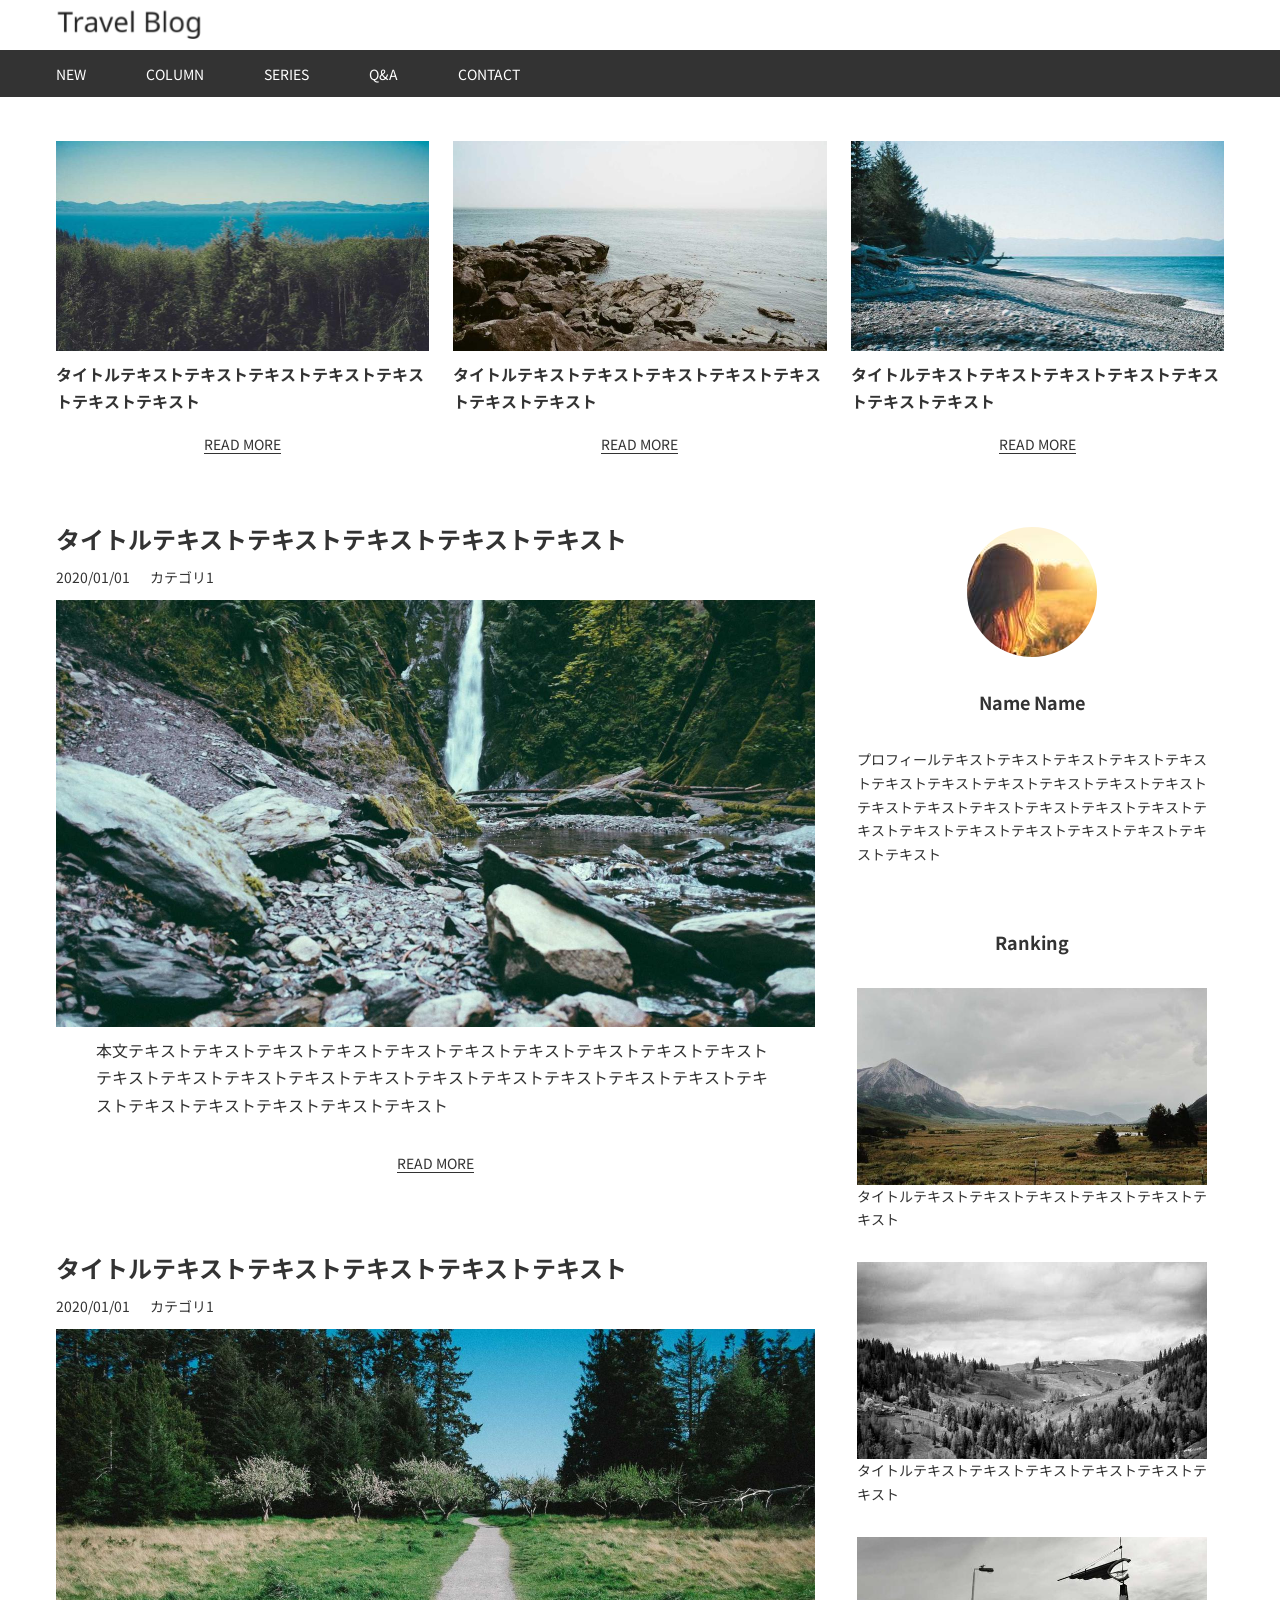
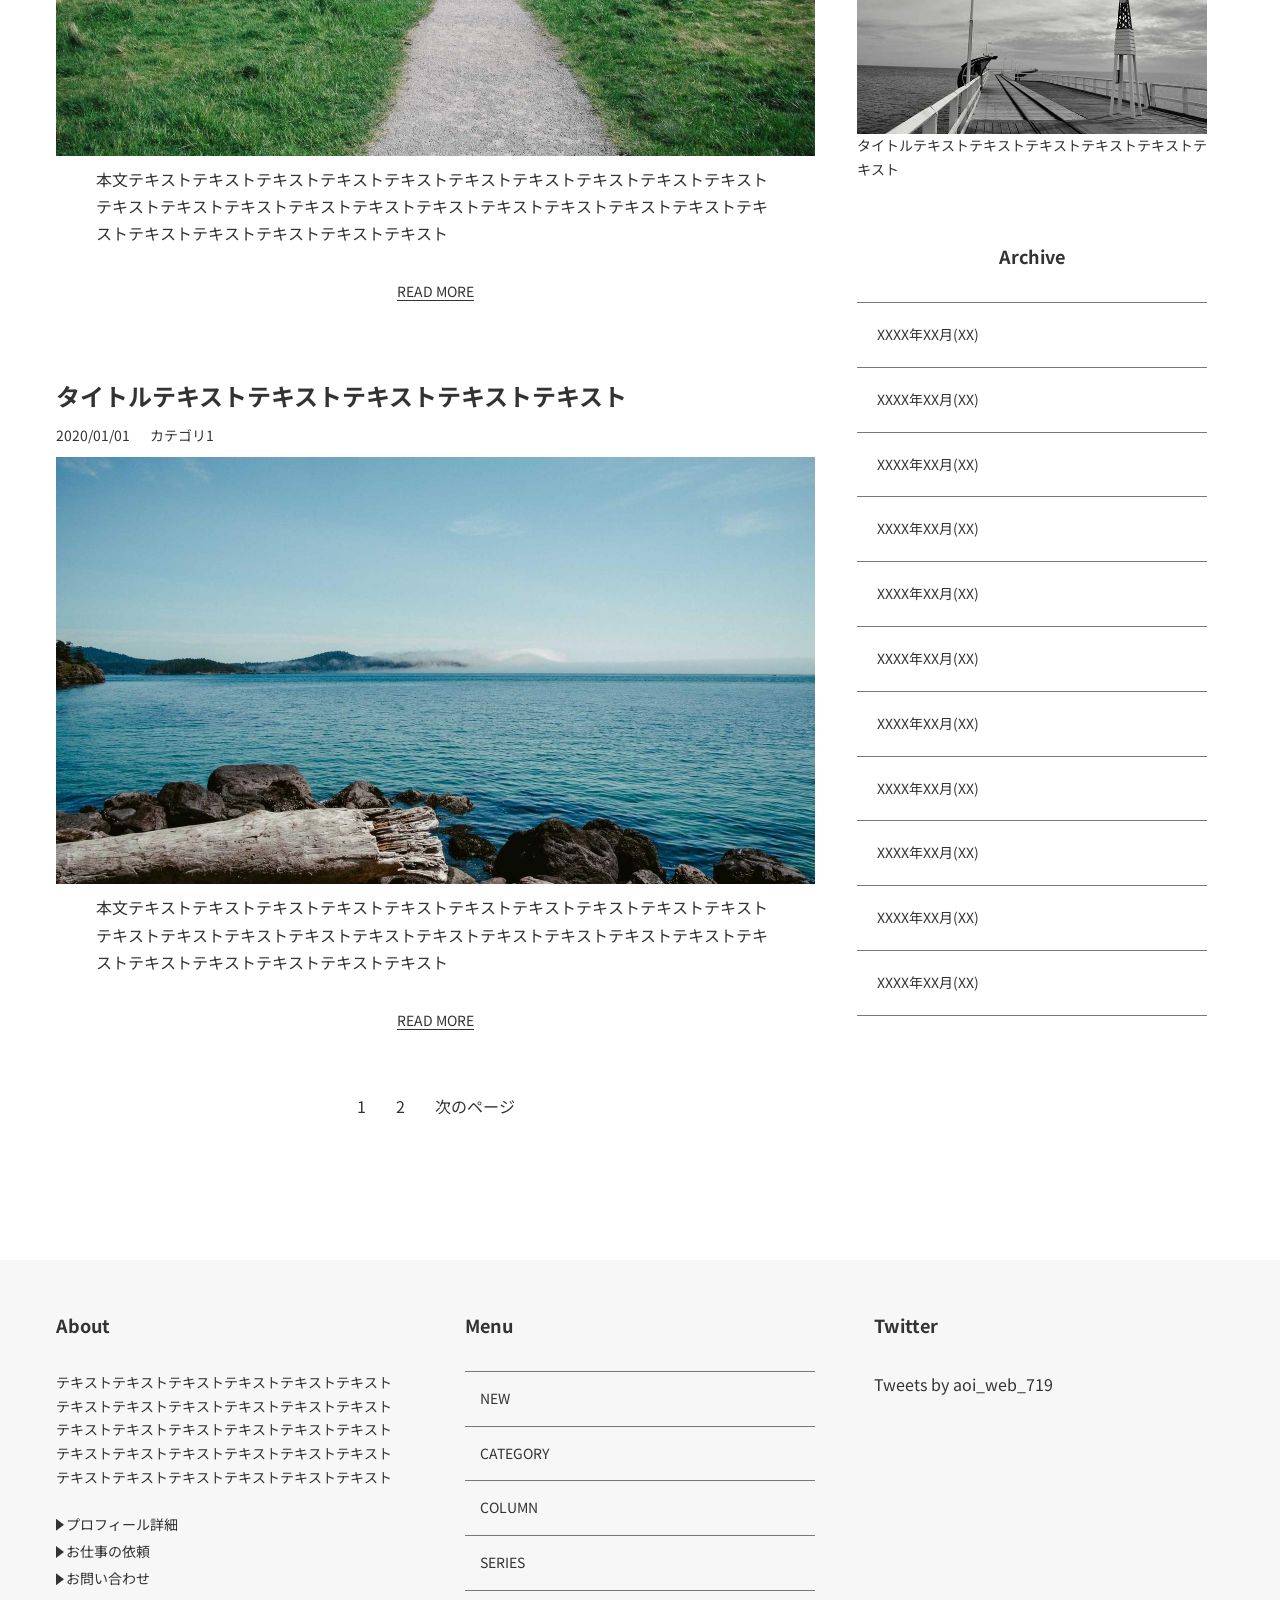
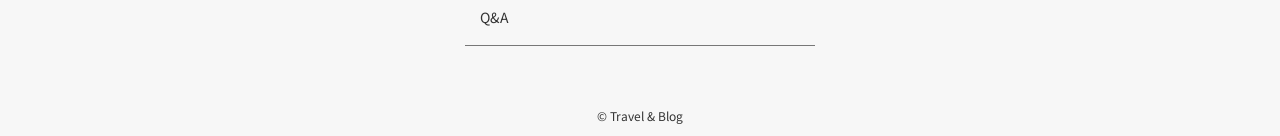
<file: public/index.html>
<!doctype html>
<html lang="ja">
  <head>
    <meta charset="UTF-8" />
    <meta name="viewport" content="width=device-width, initial-scale=1.0" />
    <title>Travel Blog</title>
    <meta name="viewport" content="width=device-width,initial-scale=1" />
    <meta name="description" content="" />
    <meta name="format-detection" content="telephone=no,email=no,address=no" />
    <meta property="og:type" content="website" />
    <meta property="og:title" content="" />
    <meta property="og:description" content="" />
    <meta name="twitter:card" content="summary_large_image" />
    <!-- アイコン関係 -->
    <link rel="icon" type="shortcut icon" href="./assets/images/favicon.ico" />
    <link rel="apple-touch-icon" sizes="180x180" href="./img/common/apple-touch-icon.png" />
    <!-- リソース -->
    <link rel="stylesheet" href="./assets/css/style.css" />
  </head>
  <body>
    <div class="page-body-wrapper">
      <header class="header">
        <div class="header__inner">
          <h1 class="header__logo">
            <a href="/"><img src="./assets/images/logo.svg" alt="Travel Blog" /></a>
          </h1>
          <div class="header__nav-wrap">
            <nav class="header__nav">
              <ul class="header__link">
                <li><a href="#">NEW</a></li>
                <li><a href="#">COLUMN</a></li>
                <li><a href="#">SERIES</a></li>
                <li><a href="#">Q&A</a></li>
                <li><a href="#">CONTACT</a></li>
              </ul>
            </nav>
          </div>
        </div>
      </header>

      <main class="main">
        <section class="section pickup">
          <div class="section__inner">
            <div class="grid-col3">
              <div class="grid-col3__item">
                <div class="pickup__img">
                  <img src="./assets/images/img01_01.jpg" alt="" />
                </div>
                <div class="pickup__text">タイトルテキストテキストテキストテキストテキストテキストテキスト</div>
                <div class="pickup__more">
                  <a href="#">READ MORE</a>
                </div>
              </div>
              <div class="grid-col3__item">
                <div class="pickup__img">
                  <img src="./assets/images/img01_02.jpg" alt="" />
                </div>
                <div class="pickup__text">タイトルテキストテキストテキストテキストテキストテキストテキスト</div>
                <div class="pickup__more">
                  <a href="#">READ MORE</a>
                </div>
              </div>
              <div class="grid-col3__item">
                <div class="pickup__img">
                  <img src="./assets/images/img01_03.jpg" alt="" />
                </div>
                <div class="pickup__text">タイトルテキストテキストテキストテキストテキストテキストテキスト</div>
                <div class="pickup__more">
                  <a href="#">READ MORE</a>
                </div>
              </div>
            </div>
          </div>
        </section>

        <section class="section">
          <div class="section__inner">
            <div class="content-grid">
              <div class="content-grid__item articles">
                <article class="article">
                  <div class="article__title">タイトルテキストテキストテキストテキストテキスト</div>
                  <div class="article__info">
                    <div class="date"><time datetime="2020-01-01">2020/01/01</time></div>
                    <div class="category">カテゴリ1</div>
                  </div>
                  <div class="article__img">
                    <img src="./assets/images/img02_01.jpg" alt="" />
                  </div>
                  <div class="article__text">
                    本文テキストテキストテキストテキストテキストテキストテキストテキストテキストテキストテキストテキストテキストテキストテキストテキストテキストテキストテキストテキストテキストテキストテキストテキストテキストテキスト
                  </div>
                  <div class="article__more">
                    <a href="">READ MORE</a>
                  </div>
                </article>
                <article class="article">
                  <div class="article__title">タイトルテキストテキストテキストテキストテキスト</div>
                  <div class="article__info">
                    <div class="date"><time datetime="2020-01-01">2020/01/01</time></div>
                    <div class="category">カテゴリ1</div>
                  </div>
                  <div class="article__img">
                    <img src="./assets/images/img02_02.jpg" alt="" />
                  </div>
                  <div class="article__text">
                    本文テキストテキストテキストテキストテキストテキストテキストテキストテキストテキストテキストテキストテキストテキストテキストテキストテキストテキストテキストテキストテキストテキストテキストテキストテキストテキスト
                  </div>
                  <div class="article__more">
                    <a href="">READ MORE</a>
                  </div>
                </article>
                <article class="article">
                  <div class="article__title">タイトルテキストテキストテキストテキストテキスト</div>
                  <div class="article__info">
                    <div class="date"><time datetime="2020-01-01">2020/01/01</time></div>
                    <div class="category">カテゴリ1</div>
                  </div>
                  <div class="article__img">
                    <img src="./assets/images/img02_03.jpg" alt="" />
                  </div>
                  <div class="article__text">
                    本文テキストテキストテキストテキストテキストテキストテキストテキストテキストテキストテキストテキストテキストテキストテキストテキストテキストテキストテキストテキストテキストテキストテキストテキストテキストテキスト
                  </div>
                  <div class="article__more">
                    <a href="">READ MORE</a>
                  </div>
                </article>
                <div class="pagination">
                  <ul>
                    <li class="active">1</li>
                    <li><a href="http://wp02.local/page/2/">2</a></li>
                    <li class="next"><a href="http://wp02.local/page/2/">次のページ</a></li>
                  </ul>
                </div>
              </div>
              <aside class="content-grid__item sidebar">
                <div class="sidebar__item profile">
                  <div class="profile__img">
                    <img src="./assets/images/img_prof.jpg" alt="" />
                  </div>
                  <div class="profile__name">Name Name</div>
                  <div class="profile__text">
                    プロフィールテキストテキストテキストテキストテキストテキストテキストテキストテキストテキストテキストテキストテキストテキストテキストテキストテキストテキストテキストテキストテキストテキストテキストテキストテキスト
                  </div>
                </div>
                <div class="sidebar__item ranking">
                  <div class="sidebar__title">Ranking</div>
                  <div class="ranking__item">
                    <a class="ranking__link">
                      <div class="img">
                        <img src="./assets/images/img03_01.jpg" alt="" />
                      </div>
                      <div class="text">タイトルテキストテキストテキストテキストテキストテキスト</div>
                    </a>
                  </div>
                  <div class="ranking__item">
                    <a class="ranking__link">
                      <div class="img">
                        <img src="./assets/images/img03_02.jpg" alt="" />
                      </div>
                      <div class="text">タイトルテキストテキストテキストテキストテキストテキスト</div>
                    </a>
                  </div>
                  <div class="ranking__item">
                    <a class="ranking__link">
                      <div class="img">
                        <img src="./assets/images/img03_03.jpg" alt="" />
                      </div>
                      <div class="text">タイトルテキストテキストテキストテキストテキストテキスト</div>
                    </a>
                  </div>
                </div>
                <div class="sidebar__item archive">
                  <div class="sidebar__title">Archive</div>
                  <ul class="archive__list">
                    <li>
                      <a href="">XXXX年XX月(XX)</a>
                    </li>
                    <li>
                      <a href="">XXXX年XX月(XX)</a>
                    </li>
                    <li>
                      <a href="">XXXX年XX月(XX)</a>
                    </li>
                    <li>
                      <a href="">XXXX年XX月(XX)</a>
                    </li>
                    <li>
                      <a href="">XXXX年XX月(XX)</a>
                    </li>
                    <li>
                      <a href="">XXXX年XX月(XX)</a>
                    </li>
                    <li>
                      <a href="">XXXX年XX月(XX)</a>
                    </li>
                    <li>
                      <a href="">XXXX年XX月(XX)</a>
                    </li>
                    <li>
                      <a href="">XXXX年XX月(XX)</a>
                    </li>
                    <li>
                      <a href="">XXXX年XX月(XX)</a>
                    </li>
                    <li>
                      <a href="">XXXX年XX月(XX)</a>
                    </li>
                  </ul>
                </div>
              </aside>
            </div>
          </div>
        </section>
      </main>

      <footer class="footer">
        <div class="footer__inner">
          <div class="footer-grid">
            <div class="footer-grid__item footer-about">
              <div class="footer-grid__title">About</div>
              <p class="text">
                テキストテキストテキストテキストテキストテキストテキストテキストテキストテキストテキストテキストテキストテキストテキストテキストテキストテキストテキストテキストテキストテキストテキストテキストテキストテキストテキストテキストテキストテキスト
              </p>
              <ul class="footer-about__list">
                <li><a href="#">プロフィール詳細</a></li>
                <li><a href="#">お仕事の依頼</a></li>
                <li><a href="#">お問い合わせ</a></li>
              </ul>
            </div>
            <div class="footer-grid__item footer-menu">
              <div class="footer-grid__title">Menu</div>
              <ul class="footer-menu__list">
                <li><a href="#">NEW</a></li>
                <li><a href="#">CATEGORY</a></li>
                <li><a href="#">COLUMN</a></li>
                <li><a href="#">SERIES</a></li>
                <li><a href="#">Q&A</a></li>
              </ul>
            </div>
            <div class="footer-grid__item footer-sns">
              <div class="footer-grid__title">Twitter</div>
              <div class="footer-sns__item">
                <a class="twitter-timeline" data-height="315" href="https://twitter.com/aoi_web_719?ref_src=twsrc%5Etfw">Tweets by aoi_web_719</a>
                <script async src="https://platform.twitter.com/widgets.js" charset="utf-8"></script>
              </div>
            </div>
          </div>
          <div class="footer-copy">&copy; Travel & Blog</div>
        </div>
      </footer>
    </div>

    <script src="./assets/js/jquery-3.7.1.min.js"></script>
    <script src="./assets/js/jquery.matchHeight-min.js"></script>
    <script src="./assets/js/main.js"></script>
  </body>
</html>
</file>
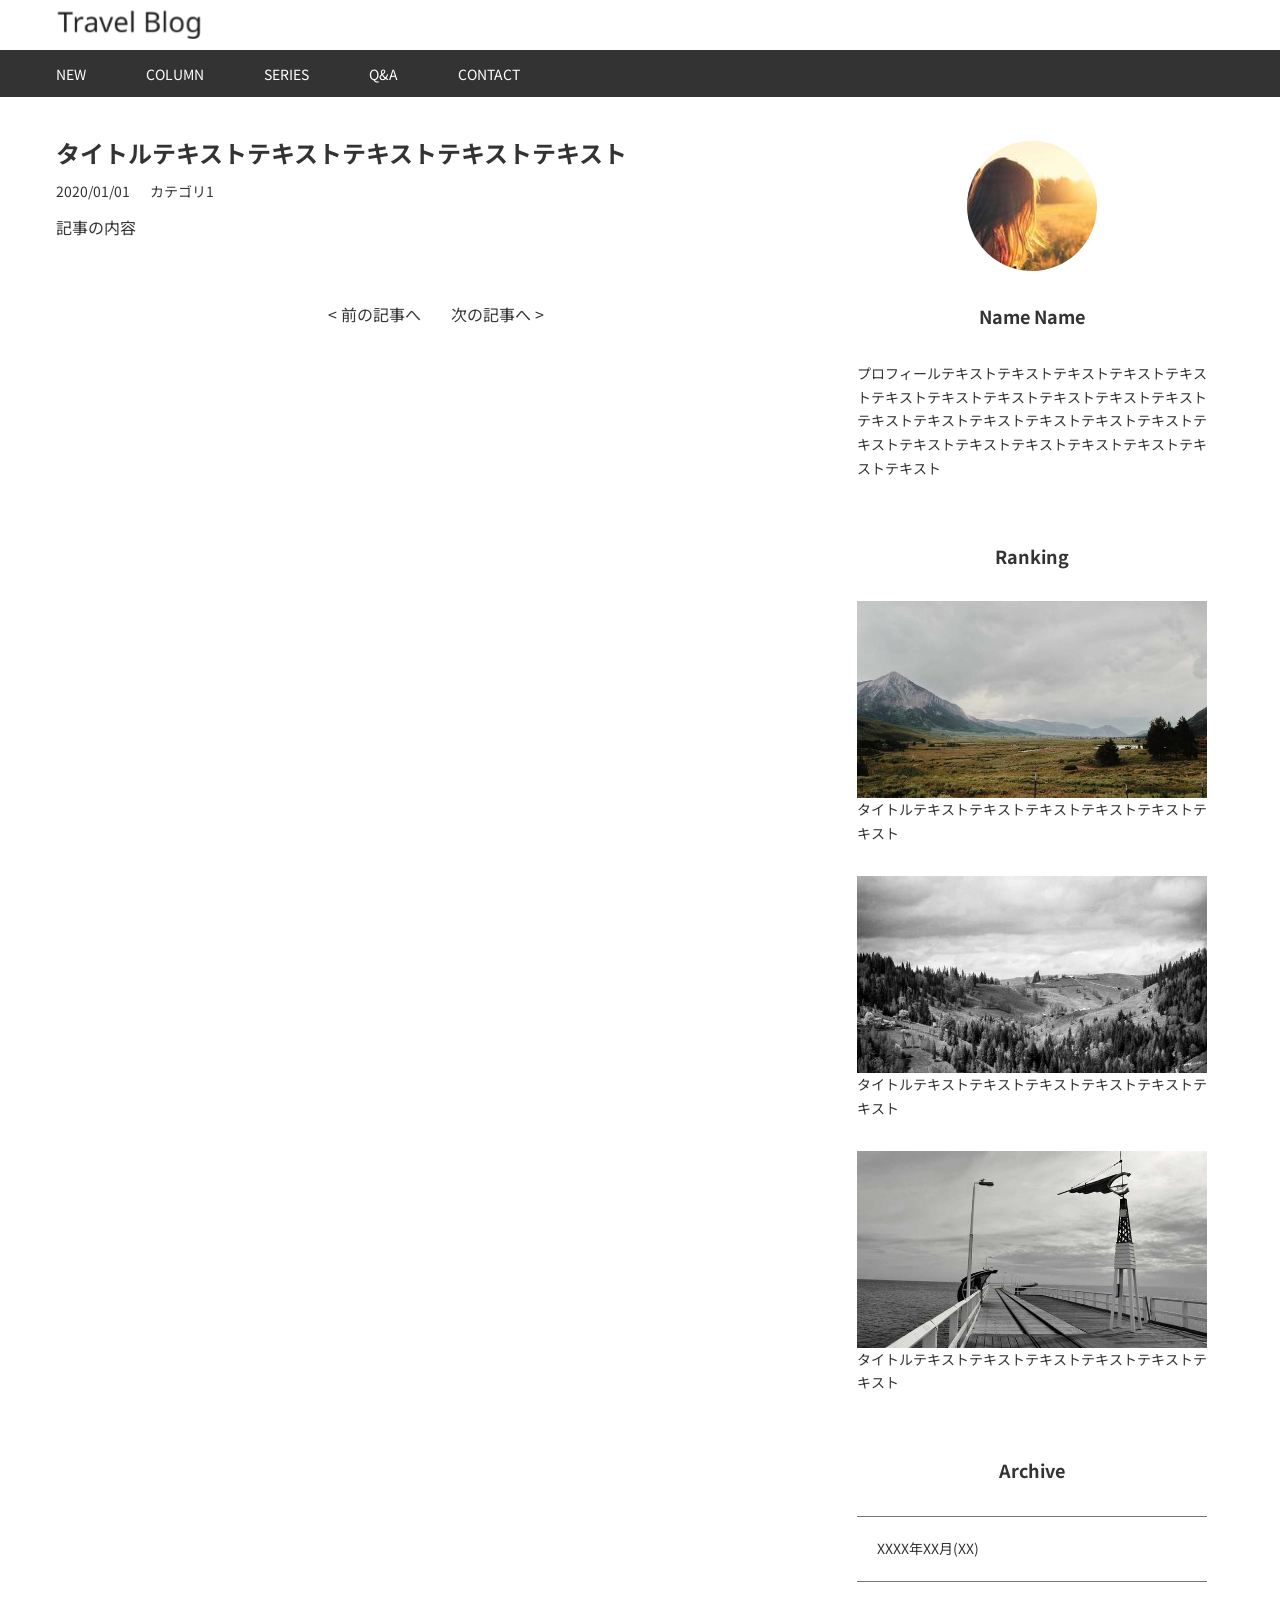
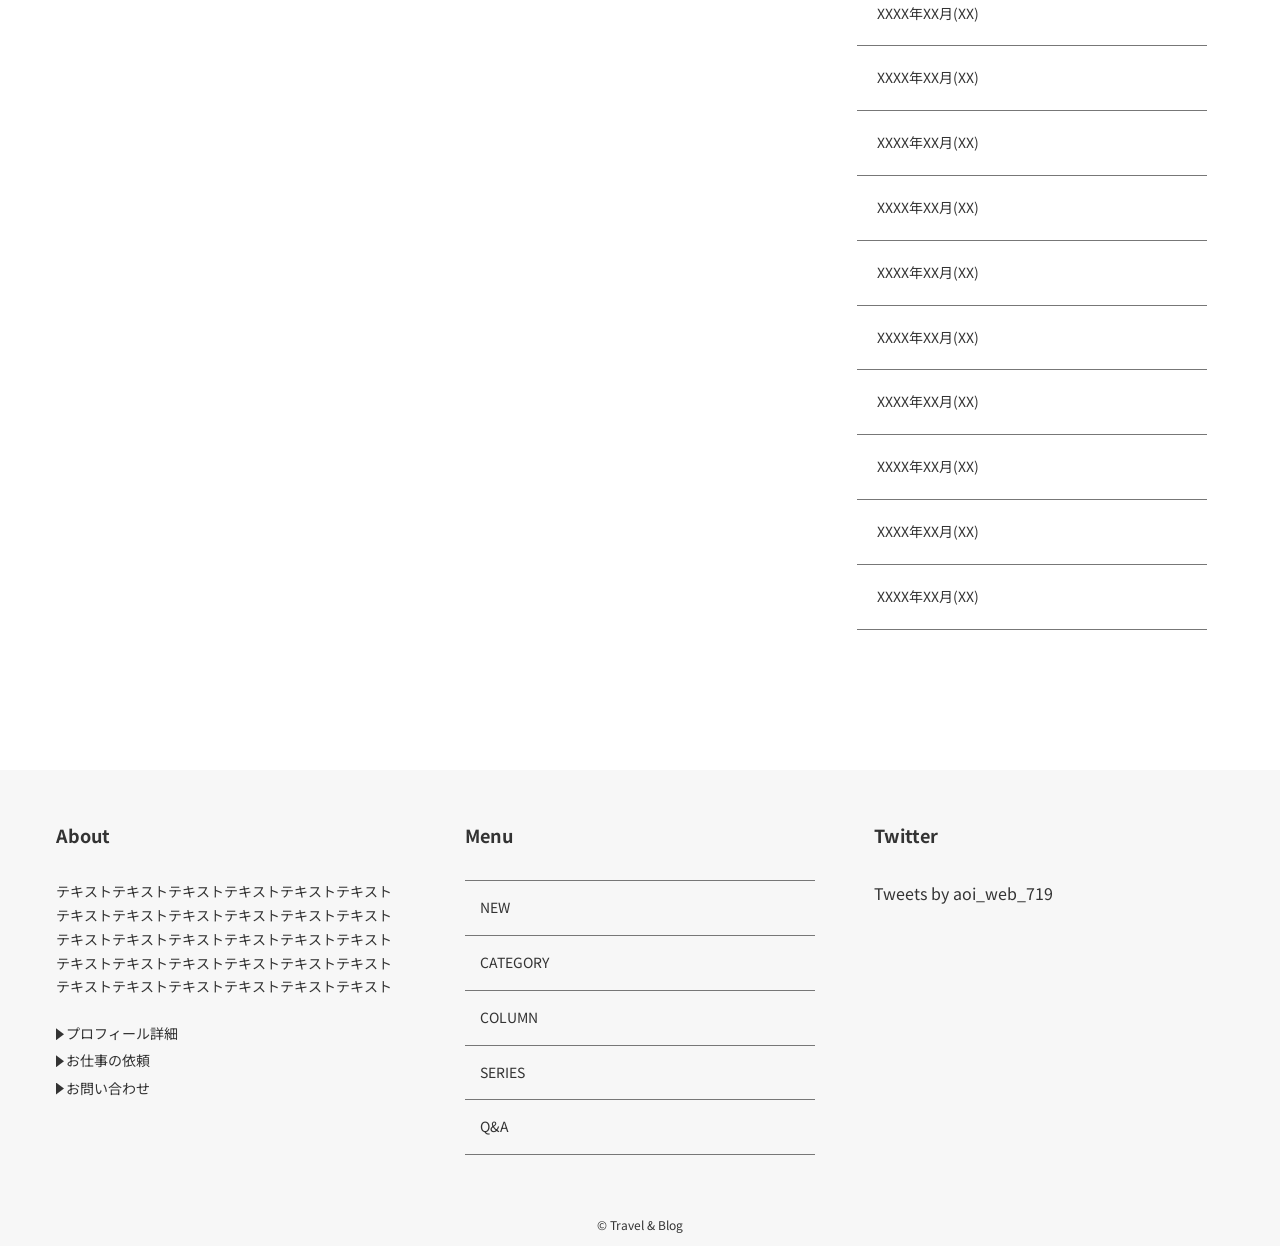
<file: public/article.html>
<!doctype html>
<html lang="ja">
  <head>
    <meta charset="UTF-8" />
    <meta name="viewport" content="width=device-width, initial-scale=1.0" />
    <title>記事ページタイトル | Travel Blog</title>
    <meta name="viewport" content="width=device-width,initial-scale=1" />
    <meta name="description" content="" />
    <meta name="format-detection" content="telephone=no,email=no,address=no" />
    <meta property="og:type" content="website" />
    <meta property="og:title" content="" />
    <meta property="og:description" content="" />
    <meta name="twitter:card" content="summary_large_image" />
    <!-- アイコン関係 -->
    <link rel="icon" type="shortcut icon" href="./assets/images/favicon.ico" />
    <link rel="apple-touch-icon" sizes="180x180" href="./img/common/apple-touch-icon.png" />
    <!-- リソース -->
    <link rel="stylesheet" href="./assets/css/style.css" />
  </head>
  <body>
    <div class="page-body-wrapper">
      <header class="header">
        <div class="header__inner">
          <h1 class="header__logo">
            <a href="/"><img src="./assets/images/logo.svg" alt="Travel Blog" /></a>
          </h1>
          <div class="header__nav-wrap">
            <nav class="header__nav">
              <ul class="header__link">
                <li><a href="#">NEW</a></li>
                <li><a href="#">COLUMN</a></li>
                <li><a href="#">SERIES</a></li>
                <li><a href="#">Q&A</a></li>
                <li><a href="#">CONTACT</a></li>
              </ul>
            </nav>
          </div>
        </div>
      </header>

      <main class="main">
        <section class="section">
          <div class="section__inner">
            <div class="content-grid">
              <div class="content-grid__item articles">
                <article class="article">
                  <h1 class="article__title">タイトルテキストテキストテキストテキストテキスト</h1>
                  <div class="article__info">
                    <div class="date"><time datetime="2020-01-01">2020/01/01</time></div>
                    <div class="category">カテゴリ1</div>
                  </div>
                  <div class="article__section">記事の内容</div>
                </article>
                <div class="pagination">
                  <ul>
                    <li class="prev"><a href="http://wp02.local/page/1/">&lt; 前の記事へ</a></li>
                    <li class="next"><a href="http://wp02.local/page/2/">次の記事へ &gt;</a></li>
                  </ul>
                </div>
              </div>
              <aside class="content-grid__item sidebar">
                <div class="sidebar__item profile">
                  <div class="profile__img">
                    <img src="./assets/images/img_prof.jpg" alt="" />
                  </div>
                  <div class="profile__name">Name Name</div>
                  <div class="profile__text">
                    プロフィールテキストテキストテキストテキストテキストテキストテキストテキストテキストテキストテキストテキストテキストテキストテキストテキストテキストテキストテキストテキストテキストテキストテキストテキストテキスト
                  </div>
                </div>
                <div class="sidebar__item ranking">
                  <div class="sidebar__title">Ranking</div>
                  <div class="ranking__item">
                    <a class="ranking__link">
                      <div class="img">
                        <img src="./assets/images/img03_01.jpg" alt="" />
                      </div>
                      <div class="text">タイトルテキストテキストテキストテキストテキストテキスト</div>
                    </a>
                  </div>
                  <div class="ranking__item">
                    <a class="ranking__link">
                      <div class="img">
                        <img src="./assets/images/img03_02.jpg" alt="" />
                      </div>
                      <div class="text">タイトルテキストテキストテキストテキストテキストテキスト</div>
                    </a>
                  </div>
                  <div class="ranking__item">
                    <a class="ranking__link">
                      <div class="img">
                        <img src="./assets/images/img03_03.jpg" alt="" />
                      </div>
                      <div class="text">タイトルテキストテキストテキストテキストテキストテキスト</div>
                    </a>
                  </div>
                </div>
                <div class="sidebar__item archive">
                  <div class="sidebar__title">Archive</div>
                  <ul class="archive__list">
                    <li>
                      <a href="">XXXX年XX月(XX)</a>
                    </li>
                    <li>
                      <a href="">XXXX年XX月(XX)</a>
                    </li>
                    <li>
                      <a href="">XXXX年XX月(XX)</a>
                    </li>
                    <li>
                      <a href="">XXXX年XX月(XX)</a>
                    </li>
                    <li>
                      <a href="">XXXX年XX月(XX)</a>
                    </li>
                    <li>
                      <a href="">XXXX年XX月(XX)</a>
                    </li>
                    <li>
                      <a href="">XXXX年XX月(XX)</a>
                    </li>
                    <li>
                      <a href="">XXXX年XX月(XX)</a>
                    </li>
                    <li>
                      <a href="">XXXX年XX月(XX)</a>
                    </li>
                    <li>
                      <a href="">XXXX年XX月(XX)</a>
                    </li>
                    <li>
                      <a href="">XXXX年XX月(XX)</a>
                    </li>
                  </ul>
                </div>
              </aside>
            </div>
          </div>
        </section>
      </main>

      <footer class="footer">
        <div class="footer__inner">
          <div class="footer-grid">
            <div class="footer-grid__item footer-about">
              <div class="footer-grid__title">About</div>
              <p class="text">
                テキストテキストテキストテキストテキストテキストテキストテキストテキストテキストテキストテキストテキストテキストテキストテキストテキストテキストテキストテキストテキストテキストテキストテキストテキストテキストテキストテキストテキストテキスト
              </p>
              <ul class="footer-about__list">
                <li><a href="#">プロフィール詳細</a></li>
                <li><a href="#">お仕事の依頼</a></li>
                <li><a href="#">お問い合わせ</a></li>
              </ul>
            </div>
            <div class="footer-grid__item footer-menu">
              <div class="footer-grid__title">Menu</div>
              <ul class="footer-menu__list">
                <li><a href="#">NEW</a></li>
                <li><a href="#">CATEGORY</a></li>
                <li><a href="#">COLUMN</a></li>
                <li><a href="#">SERIES</a></li>
                <li><a href="#">Q&A</a></li>
              </ul>
            </div>
            <div class="footer-grid__item footer-sns">
              <div class="footer-grid__title">Twitter</div>
              <div class="footer-sns__item">
                <a class="twitter-timeline" data-height="315" href="https://twitter.com/aoi_web_719?ref_src=twsrc%5Etfw">Tweets by aoi_web_719</a>
                <script async src="https://platform.twitter.com/widgets.js" charset="utf-8"></script>
              </div>
            </div>
          </div>
          <div class="footer-copy">&copy; Travel & Blog</div>
        </div>
      </footer>
    </div>

    <script src="./assets/js/jquery-3.7.1.min.js"></script>
    <script src="./assets/js/jquery.matchHeight-min.js"></script>
    <script src="./assets/js/main.js"></script>
  </body>
</html>
</file>
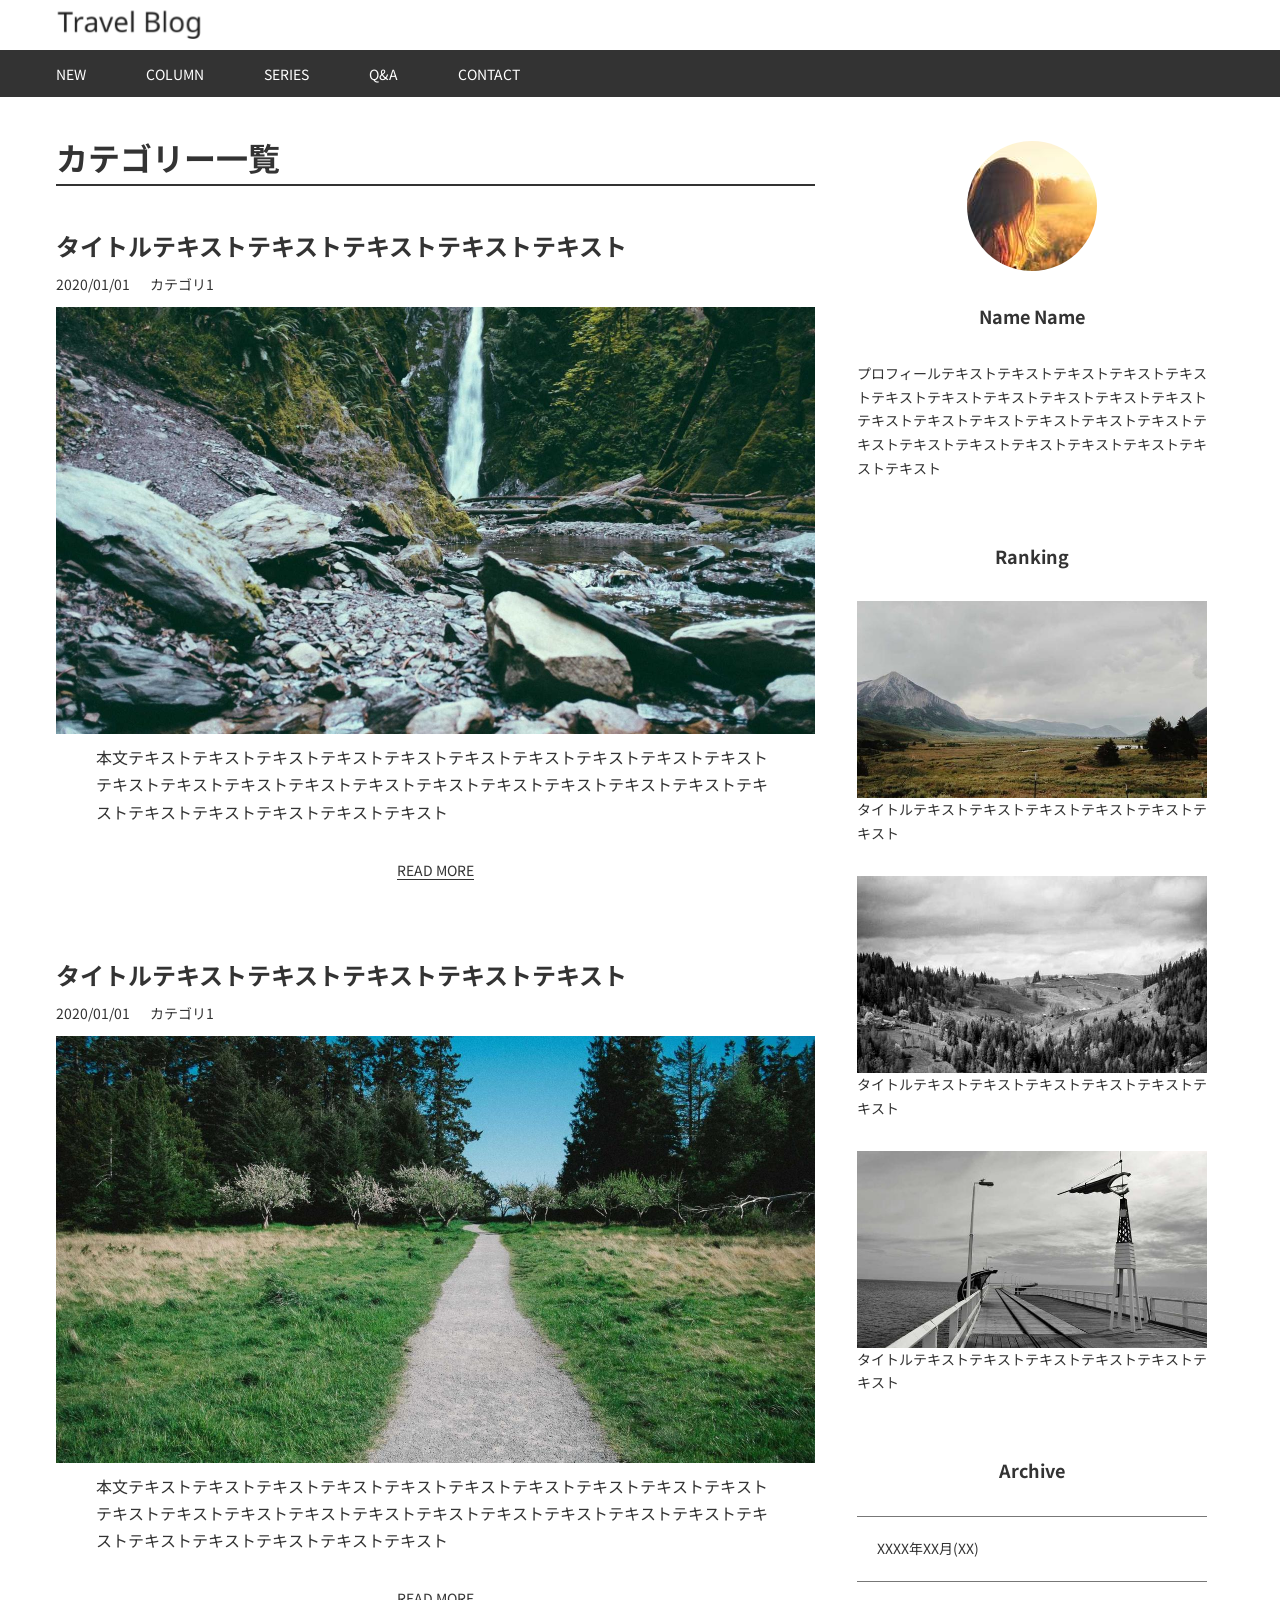
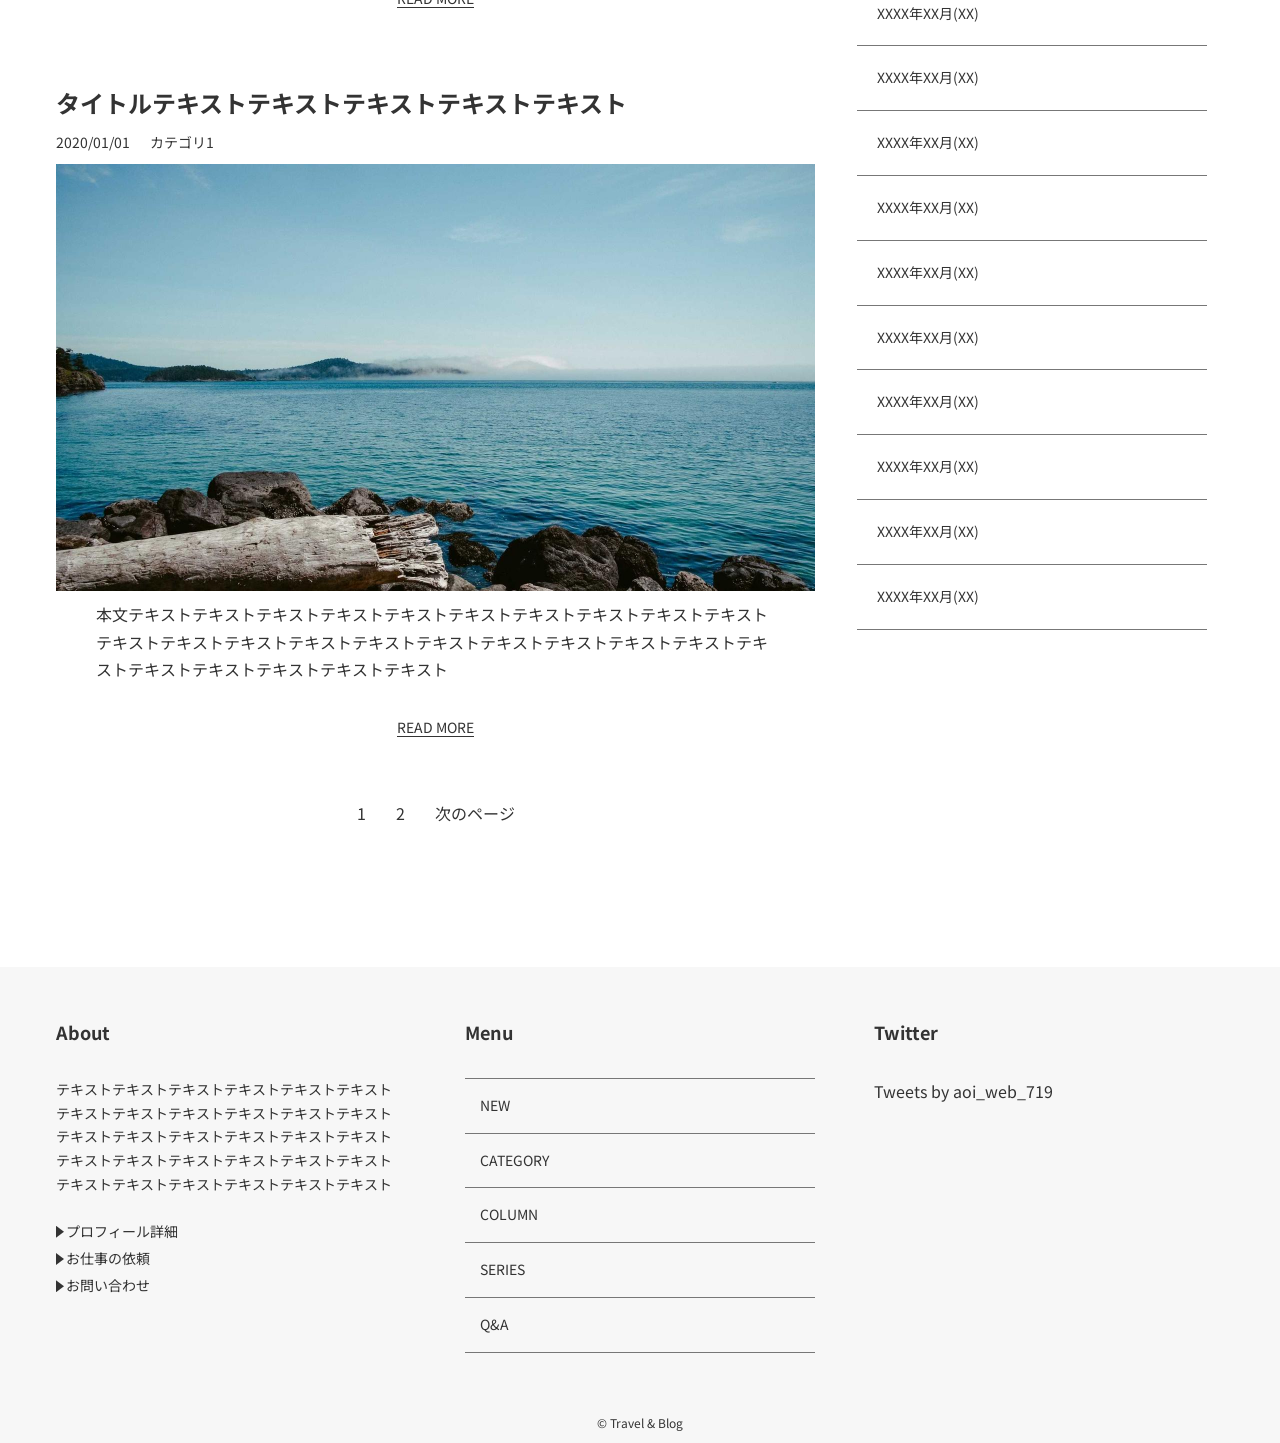
<file: public/category.html>
<!doctype html>
<html lang="ja">
  <head>
    <meta charset="UTF-8" />
    <meta name="viewport" content="width=device-width, initial-scale=1.0" />
    <title>Travel Blog</title>
    <meta name="viewport" content="width=device-width,initial-scale=1" />
    <meta name="description" content="" />
    <meta name="format-detection" content="telephone=no,email=no,address=no" />
    <meta property="og:type" content="website" />
    <meta property="og:title" content="" />
    <meta property="og:description" content="" />
    <meta name="twitter:card" content="summary_large_image" />
    <!-- アイコン関係 -->
    <link rel="icon" type="shortcut icon" href="./assets/images/favicon.ico" />
    <link rel="apple-touch-icon" sizes="180x180" href="./img/common/apple-touch-icon.png" />
    <!-- リソース -->
    <link rel="stylesheet" href="./assets/css/style.css" />
  </head>
  <body>
    <div class="page-body-wrapper">
      <header class="header">
        <div class="header__inner">
          <h1 class="header__logo">
            <a href="/"><img src="./assets/images/logo.svg" alt="Travel Blog" /></a>
          </h1>
          <div class="header__nav-wrap">
            <nav class="header__nav">
              <ul class="header__link">
                <li><a href="#">NEW</a></li>
                <li><a href="#">COLUMN</a></li>
                <li><a href="#">SERIES</a></li>
                <li><a href="#">Q&A</a></li>
                <li><a href="#">CONTACT</a></li>
              </ul>
            </nav>
          </div>
        </div>
      </header>

      <main class="main">
        <section class="section">
          <div class="section__inner">
            <div class="content-grid">
              <div class="content-grid__item articles">
                <h1 class="primary-heading">カテゴリー一覧</h1>
                <article class="article">
                  <div class="article__title">タイトルテキストテキストテキストテキストテキスト</div>
                  <div class="article__info">
                    <div class="date"><time datetime="2020-01-01">2020/01/01</time></div>
                    <div class="category">カテゴリ1</div>
                  </div>
                  <div class="article__img">
                    <img src="./assets/images/img02_01.jpg" alt="" />
                  </div>
                  <div class="article__text">
                    本文テキストテキストテキストテキストテキストテキストテキストテキストテキストテキストテキストテキストテキストテキストテキストテキストテキストテキストテキストテキストテキストテキストテキストテキストテキストテキスト
                  </div>
                  <div class="article__more">
                    <a href="">READ MORE</a>
                  </div>
                </article>
                <article class="article">
                  <div class="article__title">タイトルテキストテキストテキストテキストテキスト</div>
                  <div class="article__info">
                    <div class="date"><time datetime="2020-01-01">2020/01/01</time></div>
                    <div class="category">カテゴリ1</div>
                  </div>
                  <div class="article__img">
                    <img src="./assets/images/img02_02.jpg" alt="" />
                  </div>
                  <div class="article__text">
                    本文テキストテキストテキストテキストテキストテキストテキストテキストテキストテキストテキストテキストテキストテキストテキストテキストテキストテキストテキストテキストテキストテキストテキストテキストテキストテキスト
                  </div>
                  <div class="article__more">
                    <a href="">READ MORE</a>
                  </div>
                </article>
                <article class="article">
                  <div class="article__title">タイトルテキストテキストテキストテキストテキスト</div>
                  <div class="article__info">
                    <div class="date"><time datetime="2020-01-01">2020/01/01</time></div>
                    <div class="category">カテゴリ1</div>
                  </div>
                  <div class="article__img">
                    <img src="./assets/images/img02_03.jpg" alt="" />
                  </div>
                  <div class="article__text">
                    本文テキストテキストテキストテキストテキストテキストテキストテキストテキストテキストテキストテキストテキストテキストテキストテキストテキストテキストテキストテキストテキストテキストテキストテキストテキストテキスト
                  </div>
                  <div class="article__more">
                    <a href="">READ MORE</a>
                  </div>
                </article>
                <div class="pagination">
                  <ul>
                    <li class="active">1</li>
                    <li><a href="http://wp02.local/page/2/">2</a></li>
                    <li class="next"><a href="http://wp02.local/page/2/">次のページ</a></li>
                  </ul>
                </div>
              </div>
              <aside class="content-grid__item sidebar">
                <div class="sidebar__item profile">
                  <div class="profile__img">
                    <img src="./assets/images/img_prof.jpg" alt="" />
                  </div>
                  <div class="profile__name">Name Name</div>
                  <div class="profile__text">
                    プロフィールテキストテキストテキストテキストテキストテキストテキストテキストテキストテキストテキストテキストテキストテキストテキストテキストテキストテキストテキストテキストテキストテキストテキストテキストテキスト
                  </div>
                </div>
                <div class="sidebar__item ranking">
                  <div class="sidebar__title">Ranking</div>
                  <div class="ranking__item">
                    <a class="ranking__link">
                      <div class="img">
                        <img src="./assets/images/img03_01.jpg" alt="" />
                      </div>
                      <div class="text">タイトルテキストテキストテキストテキストテキストテキスト</div>
                    </a>
                  </div>
                  <div class="ranking__item">
                    <a class="ranking__link">
                      <div class="img">
                        <img src="./assets/images/img03_02.jpg" alt="" />
                      </div>
                      <div class="text">タイトルテキストテキストテキストテキストテキストテキスト</div>
                    </a>
                  </div>
                  <div class="ranking__item">
                    <a class="ranking__link">
                      <div class="img">
                        <img src="./assets/images/img03_03.jpg" alt="" />
                      </div>
                      <div class="text">タイトルテキストテキストテキストテキストテキストテキスト</div>
                    </a>
                  </div>
                </div>
                <div class="sidebar__item archive">
                  <div class="sidebar__title">Archive</div>
                  <ul class="archive__list">
                    <li>
                      <a href="">XXXX年XX月(XX)</a>
                    </li>
                    <li>
                      <a href="">XXXX年XX月(XX)</a>
                    </li>
                    <li>
                      <a href="">XXXX年XX月(XX)</a>
                    </li>
                    <li>
                      <a href="">XXXX年XX月(XX)</a>
                    </li>
                    <li>
                      <a href="">XXXX年XX月(XX)</a>
                    </li>
                    <li>
                      <a href="">XXXX年XX月(XX)</a>
                    </li>
                    <li>
                      <a href="">XXXX年XX月(XX)</a>
                    </li>
                    <li>
                      <a href="">XXXX年XX月(XX)</a>
                    </li>
                    <li>
                      <a href="">XXXX年XX月(XX)</a>
                    </li>
                    <li>
                      <a href="">XXXX年XX月(XX)</a>
                    </li>
                    <li>
                      <a href="">XXXX年XX月(XX)</a>
                    </li>
                  </ul>
                </div>
              </aside>
            </div>
          </div>
        </section>
      </main>

      <footer class="footer">
        <div class="footer__inner">
          <div class="footer-grid">
            <div class="footer-grid__item footer-about">
              <div class="footer-grid__title">About</div>
              <p class="text">
                テキストテキストテキストテキストテキストテキストテキストテキストテキストテキストテキストテキストテキストテキストテキストテキストテキストテキストテキストテキストテキストテキストテキストテキストテキストテキストテキストテキストテキストテキスト
              </p>
              <ul class="footer-about__list">
                <li><a href="#">プロフィール詳細</a></li>
                <li><a href="#">お仕事の依頼</a></li>
                <li><a href="#">お問い合わせ</a></li>
              </ul>
            </div>
            <div class="footer-grid__item footer-menu">
              <div class="footer-grid__title">Menu</div>
              <ul class="footer-menu__list">
                <li><a href="#">NEW</a></li>
                <li><a href="#">CATEGORY</a></li>
                <li><a href="#">COLUMN</a></li>
                <li><a href="#">SERIES</a></li>
                <li><a href="#">Q&A</a></li>
              </ul>
            </div>
            <div class="footer-grid__item footer-sns">
              <div class="footer-grid__title">Twitter</div>
              <div class="footer-sns__item">
                <a class="twitter-timeline" data-height="315" href="https://twitter.com/aoi_web_719?ref_src=twsrc%5Etfw">Tweets by aoi_web_719</a>
                <script async src="https://platform.twitter.com/widgets.js" charset="utf-8"></script>
              </div>
            </div>
          </div>
          <div class="footer-copy">&copy; Travel & Blog</div>
        </div>
      </footer>
    </div>

    <script src="./assets/js/jquery-3.7.1.min.js"></script>
    <script src="./assets/js/jquery.matchHeight-min.js"></script>
    <script src="./assets/js/main.js"></script>
  </body>
</html>
</file>
<file: public/assets/css/style.css>
@import url("https://fonts.googleapis.com/css2?family=Noto+Sans+JP:wght@100..900&family=Noto+Sans:ital,wght@0,100..900;1,100..900&display=swap");
/*** The new CSS reset - version 1.11.1 (last updated 24.10.2023) ***/
*:where(:not(html, iframe, canvas, img, svg, video, audio):not(svg*, symbol*)) {
  all: unset;
  display: revert;
}

*,
*::before,
*::after {
  box-sizing: border-box;
}

html {
  -moz-text-size-adjust: none;
  -webkit-text-size-adjust: none;
  text-size-adjust: none;
}

a,
button {
  cursor: revert;
}

ol,
ul,
menu,
summary {
  list-style: none;
}

img {
  max-inline-size: 100%;
  max-block-size: 100%;
}

table {
  border-collapse: collapse;
}

input,
textarea {
  -webkit-user-select: auto;
}

textarea {
  white-space: revert;
}

meter {
  -webkit-appearance: revert;
  appearance: revert;
}

:where(pre) {
  all: revert;
  box-sizing: border-box;
}

::placeholder {
  color: unset;
}

:where([hidden]) {
  display: none;
}

:where([contenteditable]:not([contenteditable=false])) {
  -moz-user-modify: read-write;
  -webkit-user-modify: read-write;
  overflow-wrap: break-word;
  -webkit-line-break: after-white-space;
  -webkit-user-select: auto;
}

:where([draggable=true]) {
  -webkit-user-drag: element;
}

:where(dialog:modal) {
  all: revert;
  box-sizing: border-box;
}

* {
  margin: 0;
  padding: 0;
}

body {
  font-family: "Noto Sans JP", "Noto Sans", -apple-system, BlinkMacSystemFont, "Segoe UI", Roboto, "Helvetica Neue", Arial, sans-serif;
  color: #333;
  font-size: 1rem;
  line-height: 1.7;
}

img {
  vertical-align: bottom;
  max-width: 100%;
  height: auto;
}

input,
button,
textarea,
select {
  -webkit-appearance: none;
  appearance: none;
}
input:focus,
button:focus,
textarea:focus,
select:focus {
  outline-offset: 4px;
}

a {
  text-decoration: none;
  color: #333;
}
a:hover {
  text-decoration: underline;
}

.page-body-wrapper {
  position: relative;
}

.header {
  position: fixed;
  top: 0;
  z-index: 99;
  width: 100%;
}
.header .header__inner {
  background: #fff;
}
.header .header__logo {
  max-width: 1200px;
  padding: 10px 16px;
  margin-inline: auto;
}
.header .header__logo > a img {
  display: block;
}
.header .header__nav-wrap {
  background: #333;
}
.header .header__nav {
  max-width: 1200px;
  padding: 10px 16px;
  margin-inline: auto;
}
@media screen and (max-width: 768px) {
  .header .header__nav {
    overflow-x: scroll;
  }
}
.header .header__link {
  display: flex;
}
.header .header__link > li {
  margin-right: 60px;
}
.header .header__link > li:last-child {
  margin-right: 0;
  padding-right: 16px;
}
.header .header__link > li a {
  color: #fff;
  font-size: 0.875rem;
}

.footer {
  margin-top: 140px;
  background-color: #f7f7f7;
}
.footer .footer__inner {
  max-width: 1200px;
  padding: 0 16px;
  margin-inline: auto;
}
.footer .footer-grid {
  display: grid;
  grid-template-columns: repeat(3, 1fr);
  gap: 5.08%;
  padding: 50px 0;
}
@media screen and (max-width: 768px) {
  .footer .footer-grid {
    grid-template-columns: 1fr;
    gap: 50px;
  }
}
.footer .footer-grid .footer-grid__title {
  margin-bottom: 30px;
  font-size: 1.125rem;
  font-weight: bold;
}
.footer .footer-about > .text {
  font-size: 0.875rem;
  margin-bottom: 20px;
}
.footer .footer-about .footer-about__list li > a {
  position: relative;
  padding-left: 10px;
  font-size: 0.875rem;
}
.footer .footer-about .footer-about__list li > a::before {
  content: "";
  position: absolute;
  top: 0.5em;
  left: 0;
  background: currentColor;
  width: 8px;
  height: 12px;
  clip-path: polygon(8px 50%, 0% 0%, 0% 12px);
  margin-top: -2px;
}
.footer .footer-menu .footer-menu__list > li a {
  display: block;
  width: 100%;
  height: 100%;
  padding: 15px;
  border-top: 1px solid #777;
  font-size: 0.875rem;
  transition: background-color 0.3s;
}
.footer .footer-menu .footer-menu__list > li a:hover {
  text-decoration: none;
  background-color: #eee;
}
.footer .footer-menu .footer-menu__list > li:last-child a {
  border-bottom: 1px solid #777;
}
.footer .footer-copy {
  font-size: 0.75rem;
  padding: 10px 0;
  text-align: center;
}

.sidebar .sidebar__item + .sidebar__item {
  margin-top: 60px;
}
.sidebar .sidebar__title {
  font-size: 1.125rem;
  font-weight: bold;
  text-align: center;
  margin-bottom: 30px;
}
.sidebar .profile .profile__img {
  text-align: center;
}
.sidebar .profile .profile__img > img {
  width: 130px;
  height: 130px;
  border-radius: 50%;
}
.sidebar .profile .profile__name {
  font-size: 1.125rem;
  font-weight: bold;
  text-align: center;
  margin: 30px 0;
}
.sidebar .profile .profile__text {
  font-size: 0.875rem;
}
.sidebar .ranking .ranking__item + .ranking__item {
  margin-top: 30px;
}
.sidebar .ranking .ranking__link {
  transition: opacity 0.3s;
}
.sidebar .ranking .ranking__link:hover {
  cursor: pointer;
  text-decoration: none;
  opacity: 0.8;
}
.sidebar .ranking .ranking__link > .text {
  font-size: 0.875rem;
}
.sidebar .archive .archive__list {
  font-size: 0.875rem;
}
.sidebar .archive .archive__list > li a {
  display: block;
  width: 100%;
  height: 100%;
  padding: 20px;
  border-top: 1px solid #777;
  transition: background-color 0.3s;
}
.sidebar .archive .archive__list > li a:hover {
  text-decoration: none;
  background-color: #eee;
}
.sidebar .archive .archive__list > li:last-child a {
  border-bottom: 1px solid #777;
}

.sr-only {
  position: absolute !important;
  width: 1px !important;
  height: 1px !important;
  padding: 0 !important;
  margin: -1px !important;
  overflow: hidden !important;
  clip: rect(0, 0, 0, 0) !important;
  white-space: nowrap !important;
  border: 0 !important;
}

.d-b {
  display: block !important;
}

.d-ib {
  display: inline-block !important;
}

.d-i {
  display: inline !important;
}

.d-none {
  display: none !important;
}

@media screen and (max-width: 768px) {
  .sp-d-b {
    display: block !important;
  }
  .sp-d-ib {
    display: inline-block !important;
  }
  .sp-d-i {
    display: inline !important;
  }
  .sp-d-none {
    display: none !important;
  }
}
.m-sm {
  margin: 8px;
}

.m-m {
  margin: 16px;
}

.m-lg {
  margin: 24px;
}

.m-xl {
  margin: 48px;
}

.m-xxl {
  margin: 64px;
}

.m-xxxl {
  margin: 180px;
}

.mt-sm {
  margin-top: 8px;
}

.mt-m {
  margin-top: 16px;
}

.mt-lg {
  margin-top: 24px;
}

.mt-xl {
  margin-top: 48px;
}

.mt-xxl {
  margin-top: 64px;
}

.mt-xxxl {
  margin-top: 180px;
}

.mb-sm {
  margin-bottom: 8px;
}

.mb-m {
  margin-bottom: 16px;
}

.mb-lg {
  margin-bottom: 24px;
}

.mb-xl {
  margin-bottom: 48px;
}

.mb-xxl {
  margin-bottom: 64px;
}

.mb-xxxl {
  margin-bottom: 180px;
}

.mr-sm {
  margin-right: 8px;
}

.mr-m {
  margin-right: 16px;
}

.mr-lg {
  margin-right: 24px;
}

.mr-xl {
  margin-right: 48px;
}

.mr-xxl {
  margin-right: 64px;
}

.mr-xxxl {
  margin-right: 180px;
}

.ml-sm {
  margin-left: 8px;
}

.ml-m {
  margin-left: 16px;
}

.ml-lg {
  margin-left: 24px;
}

.ml-xl {
  margin-left: 48px;
}

.ml-xxl {
  margin-left: 64px;
}

.ml-xxxl {
  margin-left: 180px;
}

.mi-initial {
  margin-inline: initial !important;
}

.mt-5 {
  margin-top: 5px !important;
}

.mb-5 {
  margin-bottom: 5px !important;
}

.ml-5 {
  margin-left: 5px !important;
}

.mr-5 {
  margin-right: 5px !important;
}

.mt-10 {
  margin-top: 10px !important;
}

.mb-10 {
  margin-bottom: 10px !important;
}

.ml-10 {
  margin-left: 10px !important;
}

.mr-10 {
  margin-right: 10px !important;
}

.mt-15 {
  margin-top: 15px !important;
}

.mb-15 {
  margin-bottom: 15px !important;
}

.ml-15 {
  margin-left: 15px !important;
}

.mr-15 {
  margin-right: 15px !important;
}

.mt-20 {
  margin-top: 20px !important;
}

.mb-20 {
  margin-bottom: 20px !important;
}

.ml-20 {
  margin-left: 20px !important;
}

.mr-20 {
  margin-right: 20px !important;
}

.mt-25 {
  margin-top: 25px !important;
}

.mb-25 {
  margin-bottom: 25px !important;
}

.ml-25 {
  margin-left: 25px !important;
}

.mr-25 {
  margin-right: 25px !important;
}

.mt-30 {
  margin-top: 30px !important;
}

.mb-30 {
  margin-bottom: 30px !important;
}

.ml-30 {
  margin-left: 30px !important;
}

.mr-30 {
  margin-right: 30px !important;
}

.mt-35 {
  margin-top: 35px !important;
}

.mb-35 {
  margin-bottom: 35px !important;
}

.ml-35 {
  margin-left: 35px !important;
}

.mr-35 {
  margin-right: 35px !important;
}

.mt-40 {
  margin-top: 40px !important;
}

.mb-40 {
  margin-bottom: 40px !important;
}

.ml-40 {
  margin-left: 40px !important;
}

.mr-40 {
  margin-right: 40px !important;
}

.mt-45 {
  margin-top: 45px !important;
}

.mb-45 {
  margin-bottom: 45px !important;
}

.ml-45 {
  margin-left: 45px !important;
}

.mr-45 {
  margin-right: 45px !important;
}

.mt-50 {
  margin-top: 50px !important;
}

.mb-50 {
  margin-bottom: 50px !important;
}

.ml-50 {
  margin-left: 50px !important;
}

.mr-50 {
  margin-right: 50px !important;
}

.pt-5 {
  padding-top: 5px !important;
}

.pb-5 {
  padding-bottom: 5px !important;
}

.pl-5 {
  padding-left: 5px !important;
}

.pr-5 {
  padding-right: 5px !important;
}

.pt-10 {
  padding-top: 10px !important;
}

.pb-10 {
  padding-bottom: 10px !important;
}

.pl-10 {
  padding-left: 10px !important;
}

.pr-10 {
  padding-right: 10px !important;
}

.pt-15 {
  padding-top: 15px !important;
}

.pb-15 {
  padding-bottom: 15px !important;
}

.pl-15 {
  padding-left: 15px !important;
}

.pr-15 {
  padding-right: 15px !important;
}

.pt-20 {
  padding-top: 20px !important;
}

.pb-20 {
  padding-bottom: 20px !important;
}

.pl-20 {
  padding-left: 20px !important;
}

.pr-20 {
  padding-right: 20px !important;
}

.pt-25 {
  padding-top: 25px !important;
}

.pb-25 {
  padding-bottom: 25px !important;
}

.pl-25 {
  padding-left: 25px !important;
}

.pr-25 {
  padding-right: 25px !important;
}

.pt-30 {
  padding-top: 30px !important;
}

.pb-30 {
  padding-bottom: 30px !important;
}

.pl-30 {
  padding-left: 30px !important;
}

.pr-30 {
  padding-right: 30px !important;
}

.pt-35 {
  padding-top: 35px !important;
}

.pb-35 {
  padding-bottom: 35px !important;
}

.pl-35 {
  padding-left: 35px !important;
}

.pr-35 {
  padding-right: 35px !important;
}

.pt-40 {
  padding-top: 40px !important;
}

.pb-40 {
  padding-bottom: 40px !important;
}

.pl-40 {
  padding-left: 40px !important;
}

.pr-40 {
  padding-right: 40px !important;
}

.pt-45 {
  padding-top: 45px !important;
}

.pb-45 {
  padding-bottom: 45px !important;
}

.pl-45 {
  padding-left: 45px !important;
}

.pr-45 {
  padding-right: 45px !important;
}

.pt-50 {
  padding-top: 50px !important;
}

.pb-50 {
  padding-bottom: 50px !important;
}

.pl-50 {
  padding-left: 50px !important;
}

.pr-50 {
  padding-right: 50px !important;
}

.w-sp {
  width: 390px;
}

.w-tab {
  width: 768px;
}

.w-ms {
  width: 900px;
}

.w-m {
  width: 1000px;
}

.w-lg {
  width: 1200px;
}

.w-full {
  width: 100%;
}

.w-5 {
  width: 5%;
}

.w-10 {
  width: 10%;
}

.w-15 {
  width: 15%;
}

.w-20 {
  width: 20%;
}

.w-25 {
  width: 25%;
}

.w-30 {
  width: 30%;
}

.w-35 {
  width: 35%;
}

.w-40 {
  width: 40%;
}

.w-45 {
  width: 45%;
}

.w-50 {
  width: 50%;
}

.ta_c {
  text-align: center;
}

.ta_l {
  text-align: left;
}

.ta_r {
  text-align: right;
}

.ff-noto {
  font-family: "Noto Sans", sans-serif;
}

.ff-noto-jp {
  font-family: "Noto Sans JP", sans-serif;
}

.section .section__inner {
  max-width: 1200px;
  padding: 0 16px;
  margin-inline: auto;
}
.main .section:first-child {
  margin-top: 44px;
}
@media screen and (max-width: 768px) {
  .main .section:first-child {
    margin-top: 34px;
  }
}
.main .section:first-child + .section {
  margin-top: 70px;
}
@media screen and (max-width: 768px) {
  .main .section:first-child + .section {
    margin-top: 100px;
  }
}

.grid-col3 {
  display: grid;
  grid-template-columns: repeat(3, 1fr);
  gap: 24px;
}
@media screen and (max-width: 768px) {
  .grid-col3 {
    grid-template-columns: 1fr;
    gap: 30px;
  }
}

.pickup .pickup__img {
  text-align: center;
}
.pickup .pickup__text {
  font-weight: bold;
  margin-top: 10px;
}
.pickup .pickup__more {
  text-align: center;
  margin-top: 15px;
}
.pickup .pickup__more > a {
  font-size: 0.875rem;
  text-decoration: none;
  position: relative;
}
.pickup .pickup__more > a::after {
  content: "";
  position: absolute;
  bottom: 0;
  left: 0;
  width: 100%;
  height: 1px;
  background: currentColor;
  opacity: 1;
  transition: opacity 0.3s, bottom 0.3s;
}
.pickup .pickup__more > a:hover::after {
  opacity: 0;
  bottom: -2px;
}

.content-grid {
  display: flex;
}
@media screen and (max-width: 768px) {
  .content-grid {
    flex-direction: column;
  }
}
@media screen and (min-width: 768px) {
  .content-grid .content-grid__item.articles {
    width: 66.83%;
    max-width: 759px;
    margin-right: 3.58%;
  }
}
@media screen and (max-width: 768px) {
  .content-grid .content-grid__item.sidebar {
    margin-top: 80px;
  }
}
@media screen and (min-width: 768px) {
  .content-grid .content-grid__item.sidebar {
    width: 30%;
  }
}

.articles .article .article__title {
  margin-block: calc((1em - 1lh) / 2);
  font-size: 1.5rem;
  font-weight: bold;
}
.articles .article .article__info {
  font-size: 0.875rem;
  margin: 15px 0 10px;
  display: flex;
}
.articles .article .article__info .date {
  margin-right: 20px;
}
.articles .article .article__text {
  max-width: 89.45%;
  margin-top: 10px;
  margin-inline: auto;
}
.articles .article .article__section p + .wp-block-image,
.articles .article .article__section p + p {
  margin-top: 1em;
}
.articles .article .article__more {
  text-align: center;
  margin-top: 30px;
}
.articles .article .article__more > a {
  font-size: 0.875rem;
  text-decoration: none;
  position: relative;
}
.articles .article .article__more > a::after {
  content: "";
  position: absolute;
  bottom: 0;
  left: 0;
  width: 100%;
  height: 1px;
  background: currentColor;
  opacity: 1;
  transition: opacity 0.3s, bottom 0.3s;
}
.articles .article .article__more > a:hover::after {
  opacity: 0;
  bottom: -2px;
}
.articles .article + .article {
  margin-top: 80px;
}
@media screen and (max-width: 768px) {
  .articles .article + .article {
    margin-top: 90px;
  }
}

.pagination {
  margin-top: 60px;
}
.pagination > ul {
  display: flex;
  justify-content: center;
}
.pagination > ul li {
  margin-right: 30px;
}
.pagination > ul li:last-child {
  margin-right: 0;
}

.primary-heading {
  margin-block: calc((1em - 1lh) / 2);
  font-size: 2rem;
  font-weight: bold;
  margin-bottom: 48px;
  border-bottom: 2px solid currentColor;
}

.back {
  margin-top: 60px;
  text-align: center;
}
</file>
